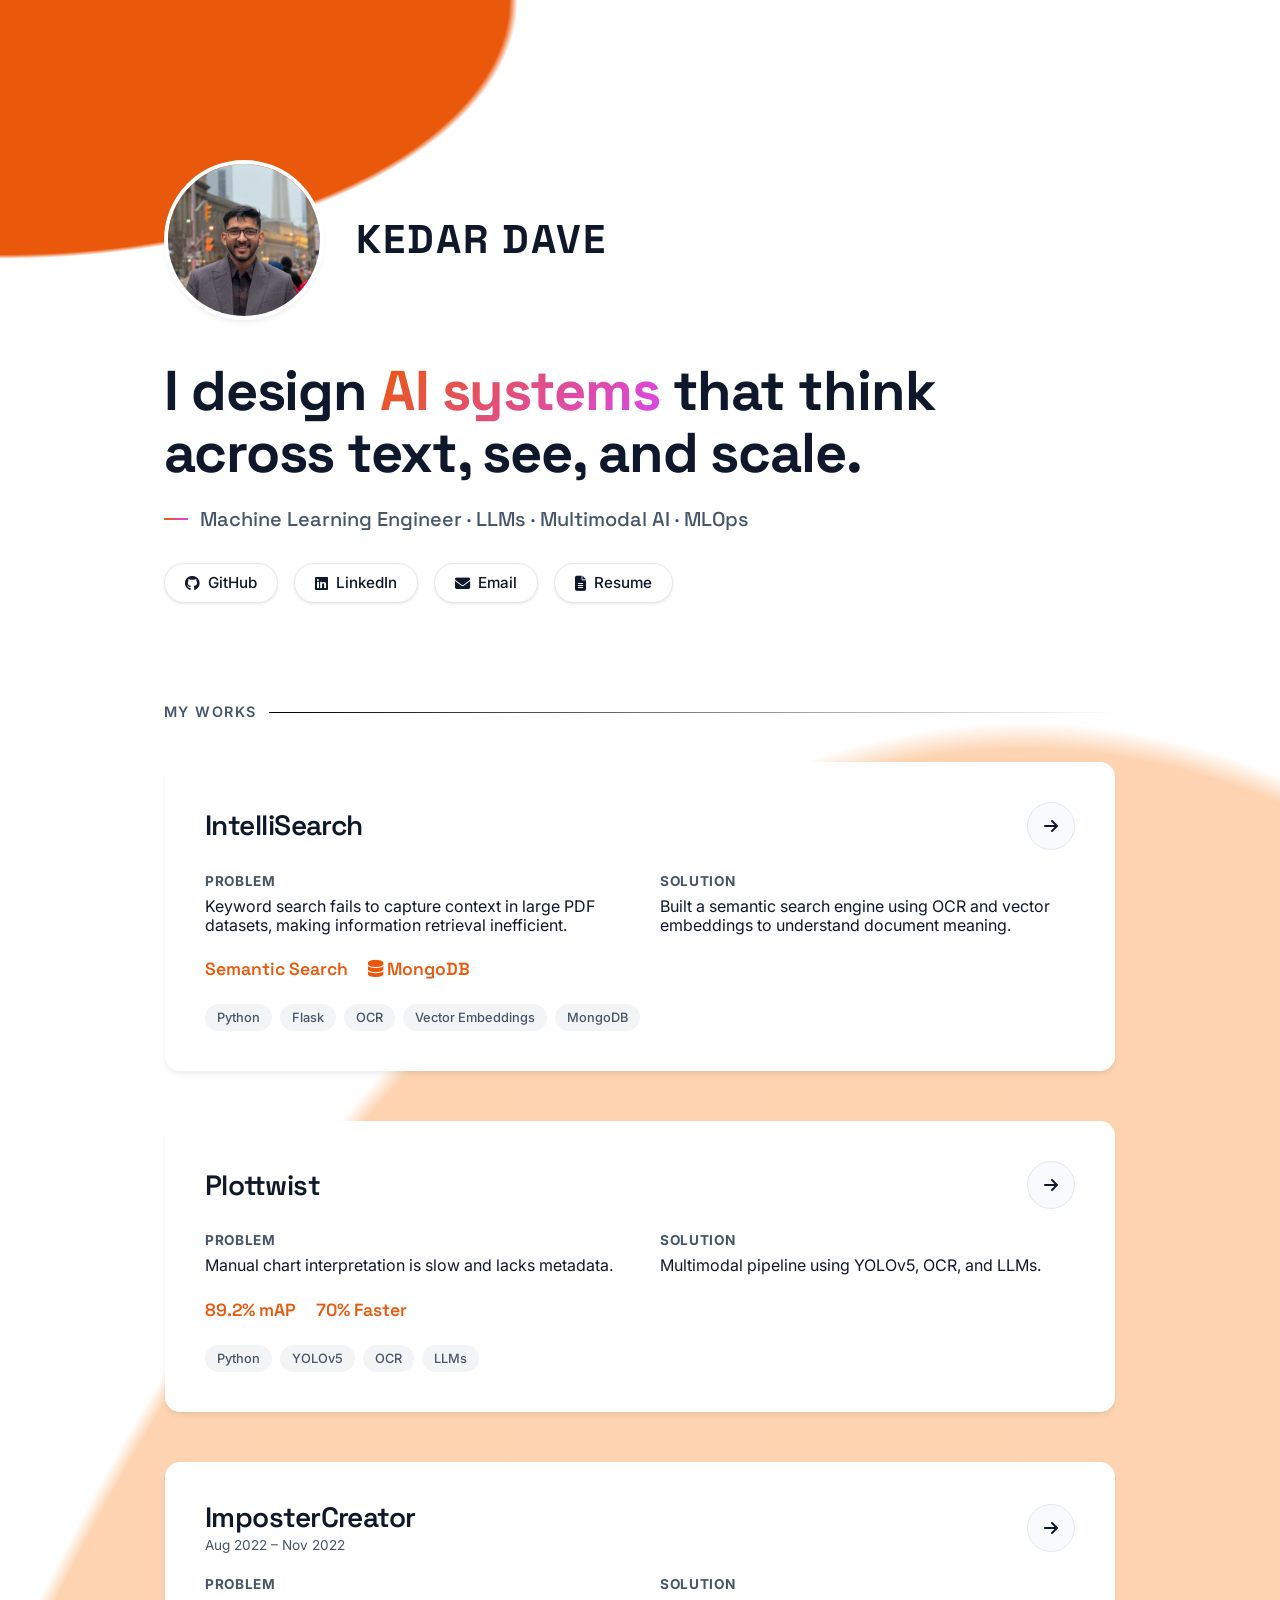
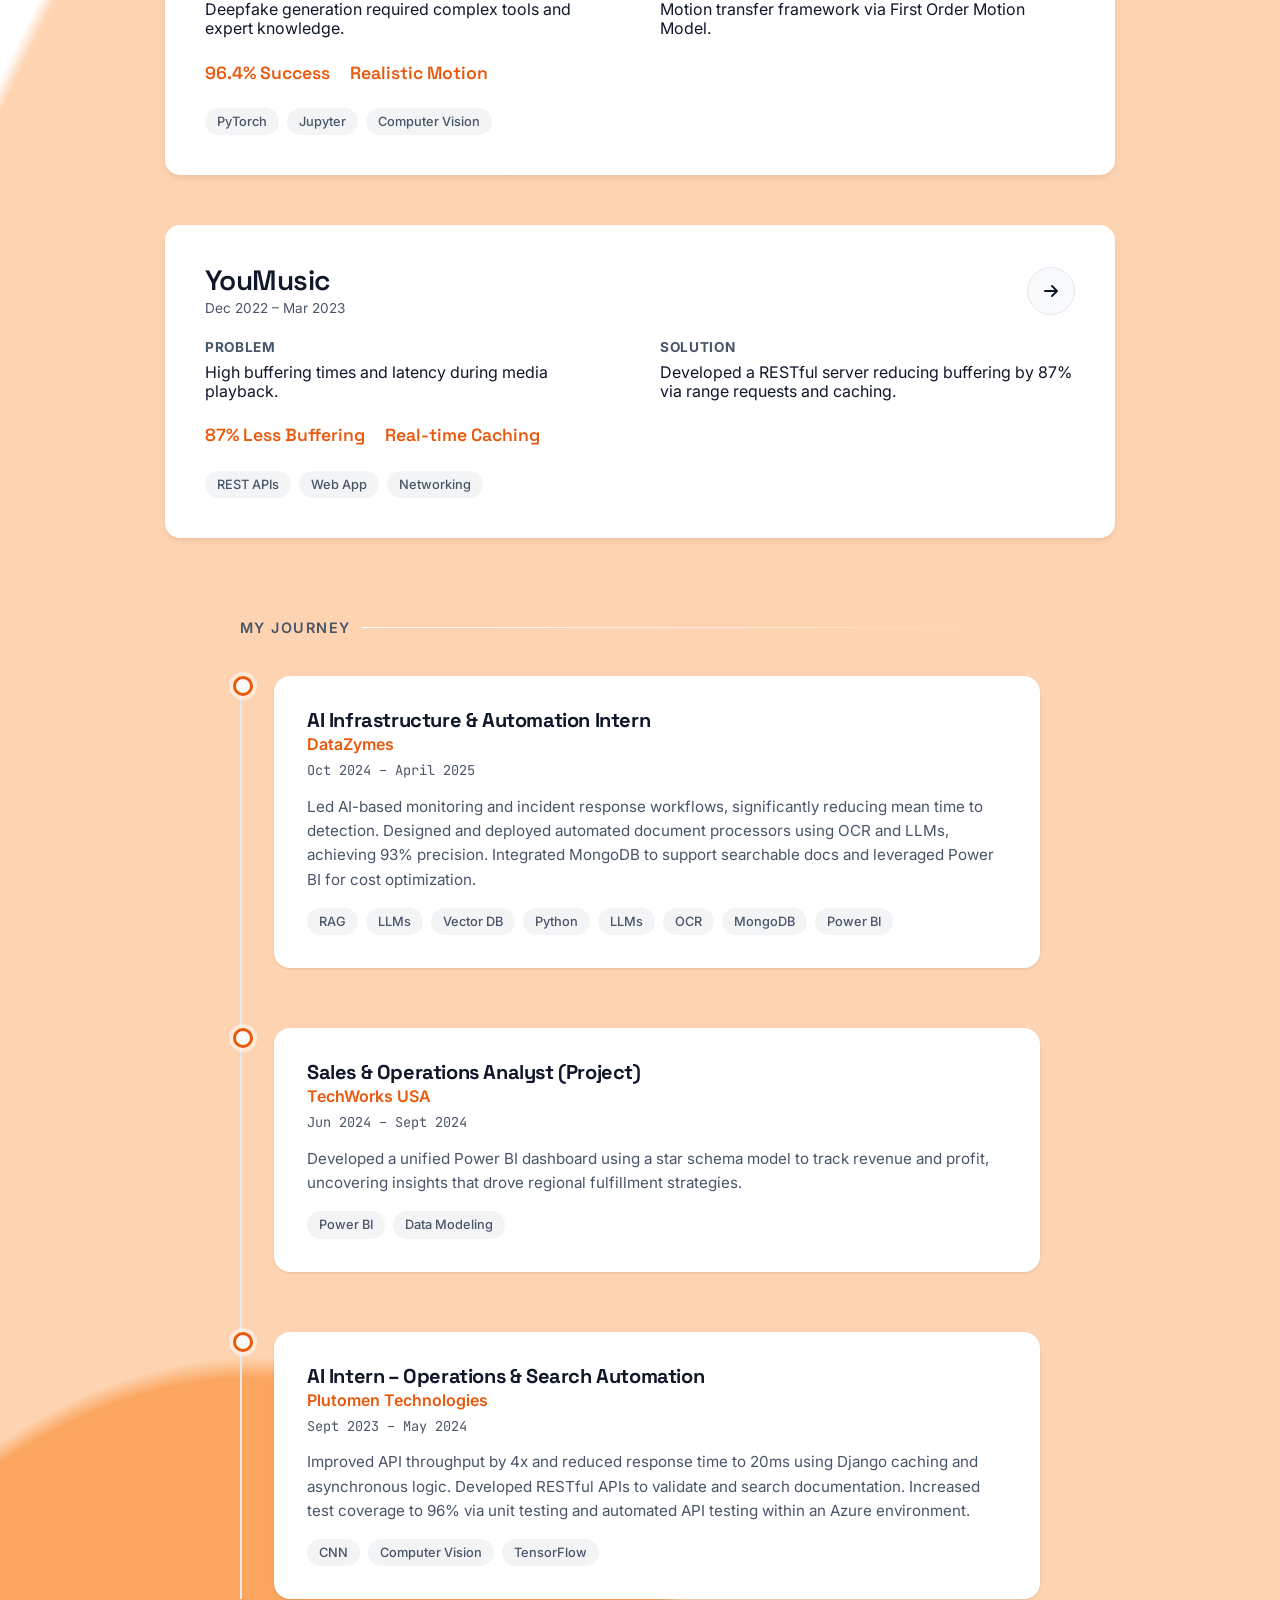
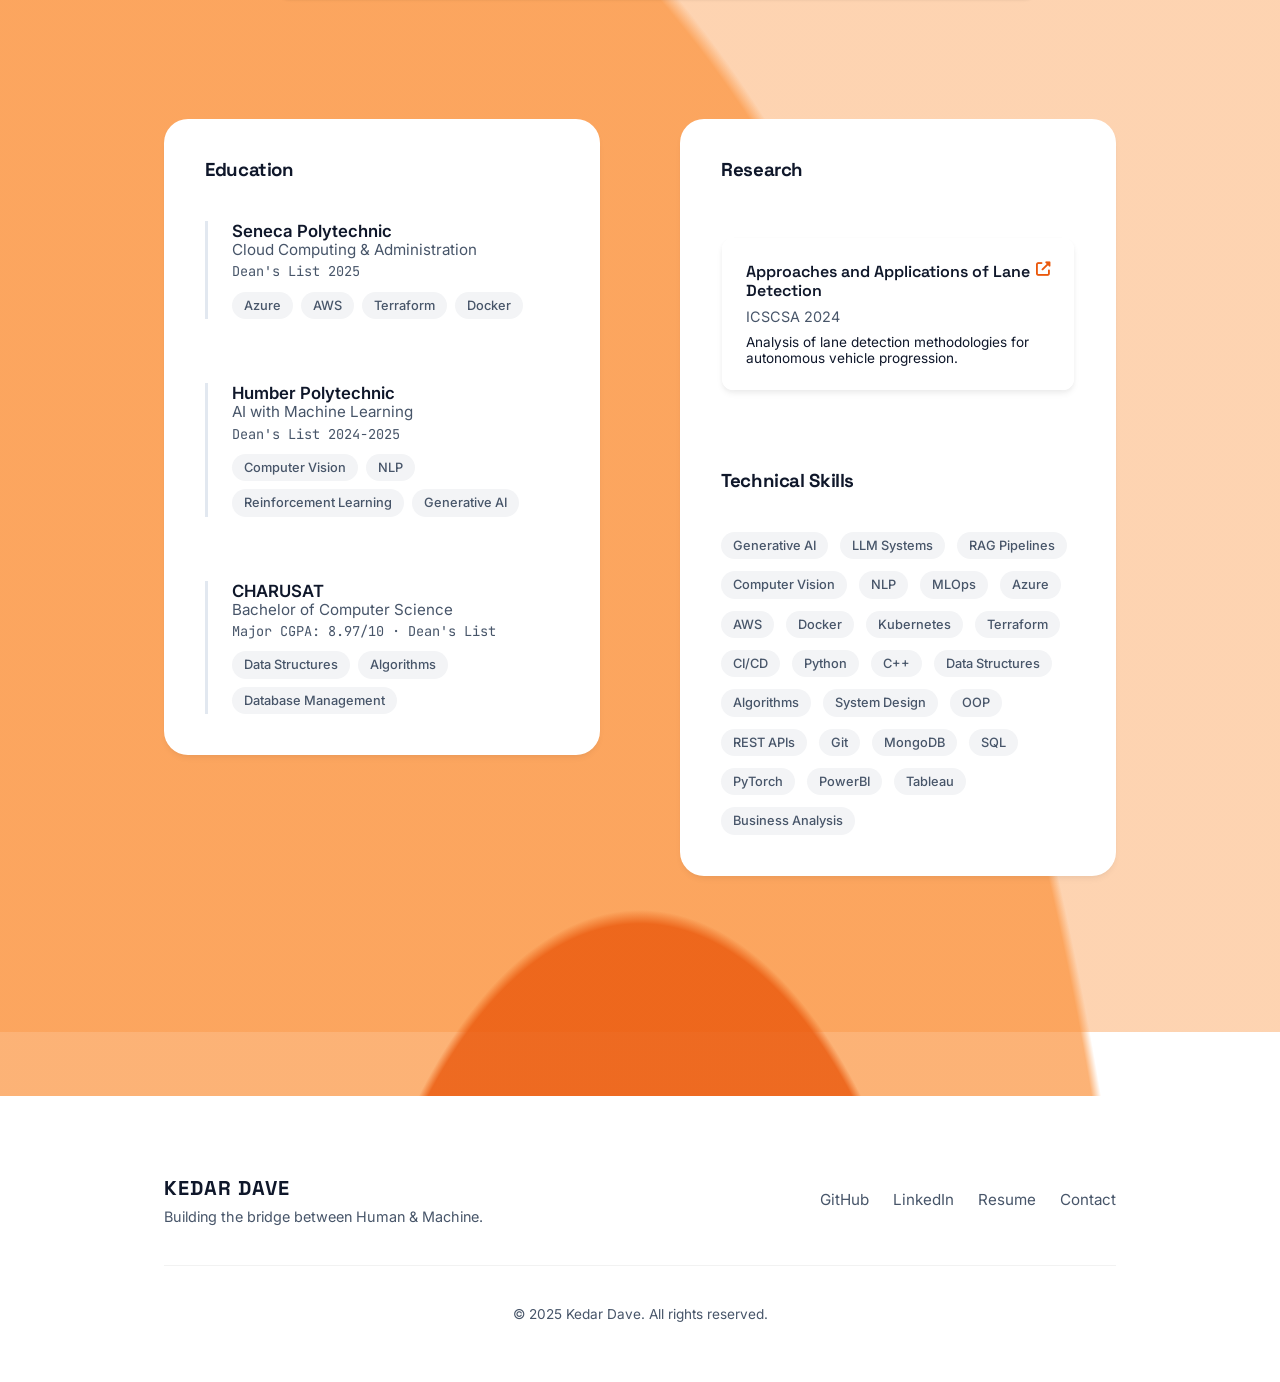
<file: index.html>
<!DOCTYPE html>
<html lang="en">

<head>
    <meta charset="UTF-8">
    <meta name="viewport" content="width=device-width, initial-scale=1.0">
    <title>Kedar Dave | ML Engineer</title>
    <link rel="stylesheet" href="css/styles.css?v=15">
    <link rel="stylesheet" href="https://cdnjs.cloudflare.com/ajax/libs/font-awesome/6.4.0/css/all.min.css">
</head>

<body>

    <div class="container">

        <!-- 1. HERO SECTION -->
        <section class="hero">
            <div class="hero-profile-container">
                <!-- Headshot & Name Area -->
                <div class="profile-header">
                    <img src="assets/profile.jpg" alt="Kedar Dave" class="profile-avatar">
                    <div class="profile-name">KEDAR DAVE</div>
                </div>

                <div class="hero-content">
                    <h1>
                        I design <span class="text-gradient">AI systems</span> that think across text, see, and
                        scale.
                    </h1>

                    <div class="hero-subline">
                        Machine Learning Engineer · LLMs · Multimodal AI · MLOps
                    </div>

                    <div class="hero-links">
                        <a id="link-github" target="_blank" class="btn">
                            <i class="fab fa-github"></i> GitHub
                        </a>
                        <a id="link-linkedin" target="_blank" class="btn">
                            <i class="fab fa-linkedin"></i> LinkedIn
                        </a>
                        <a href="contact.html" class="btn">
                            <i class="fas fa-envelope"></i> Email
                        </a>
                        <a id="link-resume" class="btn">
                            <i class="fas fa-file-alt"></i> Resume
                        </a>
                    </div>
                </div>
            </div>
        </section>

        <!-- 2. PROJECTS SECTION -->
        <section class="projects">
            <div class="section-title">My Works</div>

            <div class="project-list">
                <!-- Project 0: IntelliSearch -->
                <article class="project-card">
                    <div class="project-header">
                        <h2 class="project-title">IntelliSearch</h2>
                        <a id="link-intellisearch" target="_blank" class="card-btn" aria-label="View Project">
                            <i class="fas fa-arrow-right"></i>
                        </a>
                    </div>

                    <div class="project-story">
                        <div class="story-block">
                            <h4>Problem</h4>
                            <p>Keyword search fails to capture context in large PDF datasets, making information
                                retrieval inefficient.</p>
                        </div>
                        <div class="story-block">
                            <h4>Solution</h4>
                            <p>Built a semantic search engine using OCR and vector embeddings to understand document
                                meaning.</p>
                        </div>
                    </div>

                    <div class="project-metrics">
                        <span>Semantic Search</span>
                        <span><i class="fas fa-database"></i> MongoDB</span>
                    </div>

                    <div class="project-stack">
                        <span class="tech-tag">Python</span>
                        <span class="tech-tag">Flask</span>
                        <span class="tech-tag">OCR</span>
                        <span class="tech-tag">Vector Embeddings</span>
                        <span class="tech-tag">MongoDB</span>
                    </div>
                </article>

                <!-- Project 1: Plottwist -->
                <article class="project-card">
                    <div class="project-header">
                        <h2 class="project-title">Plottwist</h2>
                        <a id="btn-plottwist" target="_blank" class="card-btn" aria-label="View Project">
                            <i class="fas fa-arrow-right"></i>
                        </a>
                    </div>

                    <div class="project-story">
                        <div class="story-block">
                            <h4>Problem</h4>
                            <p>Manual chart interpretation is slow and lacks metadata.</p>
                        </div>
                        <div class="story-block">
                            <h4>Solution</h4>
                            <p>Multimodal pipeline using YOLOv5, OCR, and LLMs.</p>
                        </div>
                    </div>

                    <div class="project-metrics">
                        <span>89.2% mAP</span>
                        <span>70% Faster</span>
                    </div>

                    <div class="project-stack">
                        <span class="tech-tag">Python</span>
                        <span class="tech-tag">YOLOv5</span>
                        <span class="tech-tag">OCR</span>
                        <span class="tech-tag">LLMs</span>
                    </div>
                </article>

                <!-- Project 2: ImposterCreator -->
                <article class="project-card">
                    <div class="project-header">
                        <div>
                            <h2 class="project-title">ImposterCreator</h2>
                            <div style="font-size: 0.85rem; color: var(--text-secondary); margin-top: 4px;">Aug 2022 –
                                Nov 2022</div>
                        </div>
                        <a id="btn-imposter" target="_blank" class="card-btn" aria-label="View Project">
                            <i class="fas fa-arrow-right"></i>
                        </a>
                    </div>

                    <div class="project-story">
                        <div class="story-block">
                            <h4>Problem</h4>
                            <p>Deepfake generation required complex tools and expert knowledge.</p>
                        </div>
                        <div class="story-block">
                            <h4>Solution</h4>
                            <p>Motion transfer framework via First Order Motion Model.</p>
                        </div>
                    </div>

                    <div class="project-metrics">
                        <span>96.4% Success</span>
                        <span>Realistic Motion</span>
                    </div>

                    <div class="project-stack">
                        <span class="tech-tag">PyTorch</span>
                        <span class="tech-tag">Jupyter</span>
                        <span class="tech-tag">Computer Vision</span>
                    </div>
                </article>

                <!-- Project 3: YouMusic -->
                <article class="project-card">
                    <div class="project-header">
                        <div>
                            <h2 class="project-title">YouMusic</h2>
                            <div style="font-size: 0.85rem; color: var(--text-secondary); margin-top: 4px;">Dec 2022 –
                                Mar 2023</div>
                        </div>
                        <a id="link-youMusic" target="_blank" class="card-btn" aria-label="View Project">
                            <i class="fas fa-arrow-right"></i>
                        </a>
                    </div>

                    <div class="project-story">
                        <div class="story-block">
                            <h4>Problem</h4>
                            <p>High buffering times and latency during media playback.</p>
                        </div>
                        <div class="story-block">
                            <h4>Solution</h4>
                            <p>Developed a RESTful server reducing buffering by 87% via range requests and caching.</p>
                        </div>
                    </div>

                    <div class="project-metrics">
                        <span>87% Less Buffering</span>
                        <span>Real-time Caching</span>
                    </div>

                    <div class="project-stack">
                        <span class="tech-tag">REST APIs</span>
                        <span class="tech-tag">Web App</span>
                        <span class="tech-tag">Networking</span>
                    </div>
                </article>
            </div>
        </section>

        <!-- 3. EXPERIENCE SECTION -->
        <section class="experience-container">
            <div class="section-title white-line">My Journey</div>

            <div class="timeline">
                <!-- Job 1 -->
                <div class="timeline-item">
                    <div class="timeline-marker"></div>
                    <div class="timeline-content">
                        <h3 class="role-title">AI Infrastructure & Automation Intern</h3>
                        <div class="company-name">DataZymes</div>
                        <div class="role-meta">Oct 2024 – April 2025</div>
                        <p class="role-description">
                            Led AI-based monitoring and incident response workflows, significantly reducing mean time to
                            detection. Designed and deployed automated document processors using OCR and LLMs, achieving
                            93% precision. Integrated MongoDB to support searchable docs and leveraged Power BI for cost
                            optimization.
                        </p>
                        <div class="role-tags">
                            <span class="tech-tag">RAG</span>
                            <span class="tech-tag">LLMs</span>
                            <span class="tech-tag">Vector DB</span>
                            <span class="tech-tag">Python</span>
                            <span class="tech-tag">LLMs</span>
                            <span class="tech-tag">OCR</span>
                            <span class="tech-tag">MongoDB</span>
                            <span class="tech-tag">Power BI</span>
                        </div>
                    </div>
                </div>

                <!-- Job 2 -->
                <div class="timeline-item">
                    <div class="timeline-marker"></div>
                    <div class="timeline-content">
                        <h3 class="role-title">Sales & Operations Analyst (Project)</h3>
                        <div class="company-name">TechWorks USA</div>
                        <div class="role-meta">Jun 2024 – Sept 2024</div>
                        <p class="role-description">
                            Developed a unified Power BI dashboard using a star schema model to track revenue and
                            profit, uncovering insights that drove regional fulfillment strategies.
                        </p>
                        <div class="role-tags">
                            <span class="tech-tag">Power BI</span>
                            <span class="tech-tag">Data Modeling</span>
                        </div>
                    </div>
                </div>

                <!-- Job 3 -->
                <div class="timeline-item">
                    <div class="timeline-marker"></div>
                    <div class="timeline-content">
                        <h3 class="role-title">AI Intern – Operations & Search Automation</h3>
                        <div class="company-name">Plutomen Technologies</div>
                        <div class="role-meta">Sept 2023 – May 2024</div>
                        <p class="role-description">
                            Improved API throughput by 4x and reduced response time to 20ms using Django caching and
                            asynchronous logic. Developed RESTful APIs to validate and search documentation. Increased
                            test coverage to 96% via unit testing and automated API testing within an Azure environment.
                        </p>
                        <div class="role-tags">
                            <span class="tech-tag">CNN</span>
                            <span class="tech-tag">Computer Vision</span>
                            <span class="tech-tag">TensorFlow</span>
                        </div>
                    </div>
                </div>
            </div>
        </section>

        <!-- 4. CREDENTIALS SECTION -->
        <section class="credentials">
            <div class="credentials-grid">

                <!-- Education -->
                <div class="credential-block">
                    <h3>Education</h3>
                    <div class="credential-item">
                        <div class="credential-title">Seneca Polytechnic</div>
                        <div class="credential-subtitle">Cloud Computing & Administration</div>
                        <div class="credential-meta">Dean's List 2025</div>
                        <div class="project-stack" style="margin-top: 12px;">
                            <span class="tech-tag">Azure</span>
                            <span class="tech-tag">AWS</span>
                            <span class="tech-tag">Terraform</span>
                            <span class="tech-tag">Docker</span>
                        </div>
                    </div>

                    <div class="credential-item" style="margin-top: 24px;">
                        <div class="credential-title">Humber Polytechnic</div>
                        <div class="credential-subtitle">AI with Machine Learning</div>
                        <div class="credential-meta">Dean's List 2024-2025</div>
                        <div class="project-stack" style="margin-top: 12px;">
                            <span class="tech-tag">Computer Vision</span>
                            <span class="tech-tag">NLP</span>
                            <span class="tech-tag">Reinforcement Learning</span>
                            <span class="tech-tag">Generative AI</span>
                        </div>
                    </div>

                    <div class="credential-item" style="margin-top: 24px;">
                        <div class="credential-title">CHARUSAT</div>
                        <div class="credential-subtitle">Bachelor of Computer Science</div>
                        <div class="credential-meta">Major CGPA: 8.97/10 · Dean's List</div>
                        <div class="project-stack" style="margin-top: 12px;">
                            <span class="tech-tag">Data Structures</span>
                            <span class="tech-tag">Algorithms</span>
                            <span class="tech-tag">Database Management</span>
                        </div>
                    </div>
                </div>

                <!-- Skills & Publication -->
                <div class="credential-block">
                    <h3>Research</h3>
                    <a id="link-research" class="project-card" target="_blank"
                        style="padding: 24px; border-radius: 12px; margin-top: 16px; margin-bottom: 40px; display: block; text-decoration: none;">
                        <div
                            style="font-weight: 600; font-family: 'Space Grotesk', sans-serif; margin-bottom: 8px; display: flex; justify-content: space-between; align-items: start;">
                            <span>Approaches and Applications of Lane Detection</span>
                            <i class="fas fa-external-link-alt"
                                style="color: var(--accent-primary); font-size: 0.9rem;"></i>
                        </div>
                        <div style="font-size: 0.9rem; color: var(--text-secondary); margin-bottom: 8px;">
                            ICSCSA 2024
                        </div>
                        <div style="font-size: 0.85rem; color: var(--text-primary);">
                            Analysis of lane detection methodologies for autonomous vehicle progression.
                        </div>
                    </a>

                    <h3>Technical Skills</h3>
                    <div class="project-stack" style="gap: 12px;">
                        <!-- AI & ML -->
                        <span class="tech-tag">Generative AI</span>
                        <span class="tech-tag">LLM Systems</span>
                        <span class="tech-tag">RAG Pipelines</span>
                        <span class="tech-tag">Computer Vision</span>
                        <span class="tech-tag">NLP</span>
                        <span class="tech-tag">MLOps</span>

                        <!-- Cloud & DevOps -->
                        <span class="tech-tag">Azure</span>
                        <span class="tech-tag">AWS</span>
                        <span class="tech-tag">Docker</span>
                        <span class="tech-tag">Kubernetes</span>
                        <span class="tech-tag">Terraform</span>
                        <span class="tech-tag">CI/CD</span>

                        <!-- CS & Development -->
                        <span class="tech-tag">Python</span>
                        <span class="tech-tag">C++</span>
                        <span class="tech-tag">Data Structures</span>
                        <span class="tech-tag">Algorithms</span>
                        <span class="tech-tag">System Design</span>
                        <span class="tech-tag">OOP</span>
                        <span class="tech-tag">REST APIs</span>
                        <span class="tech-tag">Git</span>

                        <!-- Data & Tools -->
                        <span class="tech-tag">MongoDB</span>
                        <span class="tech-tag">SQL</span>
                        <span class="tech-tag">PyTorch</span>
                        <span class="tech-tag">PowerBI</span>
                        <span class="tech-tag">Tableau</span>
                        <span class="tech-tag">Business Analysis</span>
                    </div>
                </div>
            </div>

        </section> <!-- End Credentials -->

        <!-- End Container -->

        <!-- Footer outside container for full width -->

    </div>
    <footer class="site-footer">
        <div class="container">
            <div class="footer-content">
                <div class="footer-brand">
                    <div class="footer-name">Kedar Dave</div>
                    <div class="footer-tagline">Building the bridge between Human & Machine.</div>
                </div>

                <div class="footer-links">
                    <a href="https://github.com/Kedar-dave" target="_blank" class="footer-link">GitHub</a>
                    <a href="https://www.linkedin.com/in/kd29/" target="_blank" class="footer-link">LinkedIn</a>
                    <a href="assets/resume.pdf" target="_blank" class="footer-link">Resume</a>
                    <a href="contact.html" class="footer-link">Contact</a>
                </div>
            </div>

            <div class="footer-bottom">
                &copy; 2025 Kedar Dave. All rights reserved.
            </div>
        </div>
    </footer>
    <!-- Scripts -->
    <script src="js/config.js"></script>

</body>

</html>
</file>
<file: css/styles.css>
/* Google Fonts */
@import url('https://fonts.googleapis.com/css2?family=Space+Grotesk:wght@400;500;600;700&family=Inter:wght@400;500;600&family=JetBrains+Mono:wght@400;500&display=swap');

:root {
    /* Colors - Human + Machine (Refined Warmth) */
    --bg-color: #FAFAFA;
    --card-bg: #FFFFFF;
    /* 100% Opaque */
    --text-primary: #0F172A;
    /* Slate 900 - Sharp and professional */
    --text-secondary: #475569;
    /* Slate 600 - Readable */

    /* Expressive Accents - Sophisticated Sunset */
    --accent-primary: #EA580C;
    /* Burnt Orange */
    --accent-secondary: #D946EF;
    /* Fuchsia */
    --accent-tertiary: #6366F1;
    /* Indigo */

    --color-pina-orange: #FB923C;
    /* Pina Orange */

    --gradient-primary: linear-gradient(135deg, var(--accent-primary), var(--accent-secondary));
    --gradient-hover: linear-gradient(135deg, var(--accent-secondary), var(--accent-tertiary));

    --border-color: #E2E8F0;

    /* Spacing */
    --container-width: 1000px;
    /* Reverted to 1000px */
    --section-gap: 120px;
    /* Increased for cleaner look */

    /* Effects */
    --shadow-sm: 0 1px 3px 0 rgba(0, 0, 0, 0.1);
    --shadow-card: 0 4px 6px -1px rgba(0, 0, 0, 0.05), 0 2px 4px -1px rgba(0, 0, 0, 0.03);
    --shadow-hover: 0 20px 25px -5px rgba(234, 88, 12, 0.1), 0 8px 10px -6px rgba(234, 88, 12, 0.05);
}

* {
    box-sizing: border-box;
    margin: 0;
    padding: 0;
}

html {
    scroll-behavior: smooth;
}

body {
    background-color: #FFFFFF;
    color: var(--text-primary);
    font-family: 'Inter', sans-serif;
    line-height: 1.2;
    -webkit-font-smoothing: antialiased;
    /* Dune Background Effect - Top Dune + 3 Bottom Dunes */
    background-image:
        /* Top Dune (Top Left - Elliptical ~100px) */
        radial-gradient(ellipse at top left, var(--accent-primary) 60%, transparent 61%),

        /* Dune 1 (Foreground - Sharp Burnt Orange) */
        radial-gradient(100% 60% at 50% 105%, rgba(234, 88, 12, 0.8) 25%, transparent 25.5%),
        /* Dune 2 (Mid - Vibrant Pina Orange) */
        radial-gradient(140% 90% at 20% 110%, rgba(251, 146, 60, 0.7) 50%, transparent 50.5%),
        /* Dune 3 (Back - Soft & High Reaching) */
        radial-gradient(160% 120% at 80% 120%, rgba(251, 146, 60, 0.4) 80%, transparent 80.5%);

    background-attachment: scroll;
    background-repeat: no-repeat;

    /* Individual positions: Top Left, then 3 Bottoms offset by 350px */
    background-position:
        left top,
        center bottom 20%,
        center bottom 35%,
        center bottom 350px;

    /* Individual sizes: Top wider to cover headshot, Bottoms 100% height */
    background-size:
        600px 300px,
        100% 100%,
        100% 100%,
        100% 100%;

    min-height: 100vh;
}

/* ... existing styles ... */

/* Global Link Styles */
a {
    text-decoration: none;
    color: inherit;
}

a:visited {
    color: inherit;
}

.project-card,
.credential-block,
.timeline-content,
.contact-form {
    background-color: #FFFFFF !important;
    /* Force Opaque White */
    backdrop-filter: none !important;
    /* Remove blur if it interferes with opacity */
}



/* Site Footer */
.site-footer {
    border-top: none;
    margin-top: 0;
    padding: 80px 0 60px;
    background: #FFFFFF;
    /* 100% Opaque */
    width: 100%;
    position: relative;
    z-index: 10;
}

.footer-content {
    display: flex;
    justify-content: space-between;
    align-items: center;
    flex-wrap: wrap;
    gap: 40px;
    margin-bottom: 40px;
}

/* Ensure inner container of footer matches site container */
.site-footer .container {
    max-width: 1000px;
    margin: 0 auto;
    padding: 0 24px;
}

/* Animations */
@keyframes fadeInUp {
    from {
        opacity: 0;
        transform: translateY(20px);
    }

    to {
        opacity: 1;
        transform: translateY(0);
    }
}

.hero {
    animation: fadeInUp 0.8s cubic-bezier(0.2, 0.8, 0.2, 1) forwards;
}

.projects {
    animation: fadeInUp 0.8s cubic-bezier(0.2, 0.8, 0.2, 1) 0.2s forwards;
    opacity: 0;
    /* Hidden initially */
}

.credentials {
    animation: fadeInUp 0.8s cubic-bezier(0.2, 0.8, 0.2, 1) 0.4s forwards;
    opacity: 0;
    /* Hidden initially */
}

/* Smoother Hover Transitions */
.btn,
.project-card,
.credential-item,
.tech-tag {
    transition: all 0.4s cubic-bezier(0.4, 0, 0.2, 1);
}

.project-card:hover {
    background-color: #FFEDD5;
    /* Orange 100 */
    transform: translateY(-8px);
    /* Slightly more lift */
    box-shadow: var(--shadow-hover);
}

h1,
h2,
h3,
h4 {
    font-family: 'Space Grotesk', sans-serif;
    color: var(--text-primary);
    line-height: 1.1;
    letter-spacing: -0.02em;
}

/* Utilities */
.text-gradient {
    background: var(--gradient-primary);
    -webkit-background-clip: text;
    background-clip: text;
    color: transparent;
    display: inline-block;
}

.container {
    max-width: var(--container-width);
    margin: 0 auto;
    padding: 100px 24px;
    position: relative;
}

/* 1. Hero Section */
.hero {
    margin-bottom: var(--section-gap);
    position: relative;
    padding: 60px 0;
}

.hero-profile-container {
    display: flex;
    flex-direction: column;
    align-items: flex-start;
    gap: 40px;
}

.profile-header {
    display: flex;
    align-items: center;
    gap: 32px;
}

.profile-avatar {
    width: 160px;
    /* Appropriately big yet contained */
    height: 160px;
    border-radius: 50%;
    /* Circular */
    object-fit: cover;
    border: 4px solid #fff;
    box-shadow: var(--shadow-card);
}

.profile-name {
    font-family: 'Space Grotesk', sans-serif;
    font-size: 2.5rem;
    font-weight: 700;
    text-transform: uppercase;
    /* Block letters */
    letter-spacing: 0.05em;
    color: var(--text-primary);
    line-height: 1;
}

.hero-content h1 {
    font-size: 3.5rem;
    /* Oversized */
    font-weight: 700;
    margin-bottom: 24px;
    max-width: 800px;
}

.hero-subline {
    font-family: 'Space Grotesk', sans-serif;
    font-size: 1.25rem;
    color: var(--text-secondary);
    font-weight: 500;
    display: flex;
    align-items: center;
    gap: 12px;
    margin-bottom: 32px;
}

.hero-subline::before {
    content: '';
    display: block;
    width: 24px;
    height: 2px;
    background: var(--gradient-primary);
}

.hero-links {
    display: flex;
    gap: 16px;
    margin-top: 16px;
}

.btn {
    display: inline-flex;
    align-items: center;
    gap: 8px;
    padding: 10px 20px;
    background: #fff;
    border: 1px solid var(--border-color);
    border-radius: 99px;
    /* Pill shape */
    color: var(--text-primary);
    font-size: 0.95rem;
    font-weight: 500;
    transition: all 0.3s ease;
    box-shadow: var(--shadow-sm);
    text-decoration: none;
}

.btn:hover {
    box-shadow: var(--shadow-card);
    transform: translateY(-2px);
    border-color: var(--accent-primary);
    color: var(--accent-primary);
}

/* 2. Projects Section (Storytelling) */
.projects {
    margin-top: -80px;
}

.section-title {
    font-size: 0.9rem;
    text-transform: uppercase;
    letter-spacing: 0.1em;
    color: var(--text-secondary);
    font-weight: 600;
    margin-bottom: 40px;
    font-family: 'Inter', sans-serif;
    display: flex;
    align-items: center;
    gap: 12px;
    margin-top: 80px;
}

.section-title::after {
    content: '';
    height: 1px;
    flex-grow: 1;
    background: linear-gradient(to right, #000000, transparent);
    /* Black on White Grid */
}

/* Modifier for dark backgrounds */
.section-title.white-line::after {
    background: linear-gradient(to right, #FFFFFF, transparent);
    /* White on Dunes */
}

.project-list {
    display: flex;
    flex-direction: column;
    gap: 48px;
}

.project-card {
    background: var(--card-bg);
    border-radius: 16px;
    /* Soft corners */
    padding: 40px;
    box-shadow: var(--shadow-card);
    transition: all 0.3s ease;
    position: relative;
    border: 1px solid transparent;
    /* Reserve space for border */
    background-clip: padding-box;
    /* Important for gradient border trick */
    z-index: 1;
    backdrop-filter: blur(8px);
    /* Glassmorphism light */
}

/* Gradient Border Trick */
.project-card::before {
    content: '';
    position: absolute;
    top: -2px;
    right: -2px;
    bottom: -2px;
    left: -2px;
    z-index: -1;
    border-radius: 18px;
    opacity: 0;
    transition: opacity 0.3s ease;
}

.project-card:hover {
    background-color: #FFEDD5;
    /* Orange 100 - More visible light orange */
    transform: translateY(-4px);
    box-shadow: var(--shadow-hover);
}

.project-card:hover::before {
    opacity: 1;
}



.project-header {
    display: flex;
    justify-content: space-between;
    align-items: center;
    margin-bottom: 24px;
}

.project-title {
    font-size: 1.75rem;
    font-weight: 600;
}

.project-link-icon {
    opacity: 0;
    transform: translateX(-10px);
    transition: all 0.3s ease;
    color: var(--accent-primary);
}

.project-card:hover .project-link-icon {
    opacity: 1;
    transform: translateX(0);
}

.project-story {
    display: grid;
    grid-template-columns: 1fr 1fr;
    gap: 40px;
    margin-bottom: 24px;
}

.story-block h4 {
    font-size: 0.85rem;
    text-transform: uppercase;
    color: var(--text-secondary);
    margin-bottom: 8px;
    font-family: 'Inter', sans-serif;
    letter-spacing: 0.05em;
}

.story-block p {
    font-size: 1rem;
    color: var(--text-primary);
}

.project-metrics {
    display: flex;
    gap: 20px;
    margin-bottom: 24px;
    font-family: 'Space Grotesk', sans-serif;
    font-weight: 600;
    color: var(--accent-primary);
    font-size: 1.1rem;
}

.project-stack {
    display: flex;
    gap: 8px;
    flex-wrap: wrap;
}

.tech-tag {
    font-size: 0.8rem;
    color: var(--text-secondary);
    background: #F3F4F6;
    padding: 6px 12px;
    border-radius: 99px;
    font-weight: 500;
    transition: all 0.2s;
}

.project-card:hover .tech-tag {
    background: #FFF7ED;
    /* Orange Light */
    color: var(--accent-primary);
}

/* 3. Credentials Section */
/* Hover & Cursor Updates */
.project-card,
.btn,
a {
    cursor: pointer;
}

.card-btn {
    display: inline-flex;
    align-items: center;
    justify-content: center;
    width: 48px;
    height: 48px;
    border-radius: 50%;
    background: #F8FAFC;
    color: var(--text-primary);
    border: 1px solid var(--border-color);
    transition: all 0.2s ease;
    margin-left: auto;
    /* Push to right */
}

.project-card:hover .card-btn {
    background: var(--accent-primary);
    color: white;
    border-color: var(--accent-primary);
    transform: rotate(-45deg);
}

/* Credentials Refinement */
.credentials {
    gap: 40px;
    margin-top: 40px;
}

.credentials-grid {
    display: grid;
    grid-template-columns: 1fr 1fr;
    gap: 80px;
    /* Bigger vertical gap between columns */
    margin-bottom: var(--section-gap);
    align-items: start;
}

.credential-block {
    display: flex;
    flex-direction: column;
    gap: 40px;
    /* Card Style for Visibility */
    background: var(--card-bg);
    padding: 40px;
    border-radius: 24px;
    box-shadow: var(--shadow-card);
    backdrop-filter: blur(8px);
    border: 1px solid rgba(255, 255, 255, 0.5);
}

.credential-item {
    margin-bottom: 0;
    /* Handled by parent gap */
    padding-left: 24px;
    border-left: 3px solid var(--border-color);
    transition: all 0.3s ease;
}

.credential-item:hover {
    border-left-color: var(--accent-primary);
    padding-left: 32px;
    /* Slight movement */
}

.credential-title {
    font-weight: 600;
    font-size: 1.05rem;
    color: var(--text-primary);
}

.credential-subtitle {
    font-size: 0.95rem;
    color: var(--text-secondary);
    margin-bottom: 4px;
}

.credential-meta {
    font-size: 0.85rem;
    color: var(--text-secondary);
    font-family: 'JetBrains Mono', monospace;
}

/* Mobile */
@media (max-width: 768px) {
    .container {
        padding: 60px 20px;
    }

    .hero-content h1 {
        font-size: 2.25rem;
    }

    .project-story {
        grid-template-columns: 1fr;
        gap: 24px;
    }

    .credentials-grid {
        grid-template-columns: 1fr;
        gap: 40px;
    }
}

/* Contact Section Styles */
.contact-container {
    max-width: 600px;
    margin: 0 auto;
    animation: fadeInUp 0.8s cubic-bezier(0.2, 0.8, 0.2, 1) forwards;
}

.contact-form {
    display: flex;
    flex-direction: column;
    gap: 24px;
    background: var(--card-bg);
    padding: 40px;
    border-radius: 24px;
    box-shadow: var(--shadow-card);
    backdrop-filter: blur(8px);
    border: 1px solid rgba(255, 255, 255, 0.5);
}

.form-group {
    display: flex;
    flex-direction: column;
    gap: 8px;
}

.form-label {
    font-size: 0.9rem;
    font-weight: 600;
    color: var(--text-secondary);
    margin-left: 4px;
}

.form-input,
.form-textarea {
    padding: 16px;
    border-radius: 12px;
    border: 1px solid var(--border-color);
    background: #FFFFFF;
    font-family: 'Inter', sans-serif;
    font-size: 1rem;
    color: var(--text-primary);
    transition: all 0.3s ease;
    width: 100%;
    /* Ensure full width */
}

.form-input:focus,
.form-textarea:focus {
    outline: none;
    border-color: var(--accent-primary);
    box-shadow: 0 0 0 4px rgba(249, 115, 22, 0.1);
}

.form-textarea {
    min-height: 150px;
    resize: vertical;
}

.back-link {
    display: inline-flex;
    align-items: center;
    gap: 8px;
    color: var(--text-secondary);
    text-decoration: none;
    font-weight: 500;
    margin-bottom: 40px;
    transition: color 0.2s;
}

/* ... Contact Styles ... */

/* Experience Section */
.experience-container {
    max-width: 800px;
    margin: 0 auto 120px;
    animation: fadeInUp 0.8s cubic-bezier(0.2, 0.8, 0.2, 1) 0.3s forwards;
    opacity: 0;
}

.timeline {
    position: relative;
    padding-left: 32px;
    border-left: 2px solid var(--border-color);
}

.timeline-item {
    position: relative;
    padding-bottom: 60px;
}

.timeline-item:last-child {
    padding-bottom: 0;
}

.timeline-marker {
    position: absolute;
    left: -41px;
    /* Adjust based on padding + border */
    top: 0;
    width: 20px;
    height: 20px;
    border-radius: 50%;
    background: var(--bg-color);
    border: 3px solid var(--accent-primary);
    box-shadow: 0 0 0 4px rgba(255, 255, 255, 0.5);
    transition: all 0.3s ease;
}

.timeline-item:hover .timeline-marker {
    background: var(--accent-primary);
    box-shadow: 0 0 0 6px rgba(234, 88, 12, 0.2);
}

.timeline-content {
    background: var(--card-bg);
    border-radius: 16px;
    padding: 32px;
    border: 1px solid transparent;
    box-shadow: var(--shadow-sm);
    transition: all 0.3s ease;
}

.timeline-content:hover {
    transform: translateX(8px);
    box-shadow: var(--shadow-card);
    border-color: rgba(234, 88, 12, 0.2);
}

.role-title {
    font-size: 1.25rem;
    font-weight: 700;
    color: var(--text-primary);
    font-family: 'Space Grotesk', sans-serif;
    margin-bottom: 4px;
}

.company-name {
    font-size: 1rem;
    color: var(--accent-primary);
    font-weight: 600;
    margin-bottom: 8px;
    display: inline-block;
}

.role-meta {
    font-size: 0.85rem;
    color: var(--text-secondary);
    font-family: 'JetBrains Mono', monospace;
    margin-bottom: 16px;
}

.role-description {
    font-size: 0.95rem;
    color: var(--text-secondary);
    margin-bottom: 16px;
    line-height: 1.6;
}

.role-tags {
    display: flex;
    flex-wrap: wrap;
    gap: 8px;
}



.footer-brand {
    display: flex;
    flex-direction: column;
    gap: 8px;
}

.footer-name {
    font-family: 'Space Grotesk', sans-serif;
    font-weight: 700;
    font-size: 1.25rem;
    color: var(--text-primary);
    text-transform: uppercase;
    letter-spacing: 0.05em;
}

.footer-tagline {
    color: var(--text-secondary);
    font-size: 0.9rem;
}

.footer-links {
    display: flex;
    gap: 24px;
}

.footer-link {
    color: var(--text-secondary);
    text-decoration: none;
    font-size: 0.95rem;
    transition: color 0.2s;
}

.footer-link:hover {
    color: var(--accent-primary);
}

.footer-bottom {
    text-align: center;
    padding-top: 40px;
    border-top: 1px solid rgba(0, 0, 0, 0.05);
    color: var(--text-secondary);
    font-size: 0.85rem;
}

@media (max-width: 768px) {
    .footer-content {
        flex-direction: column;
        align-items: flex-start;
    }
}
</file>
